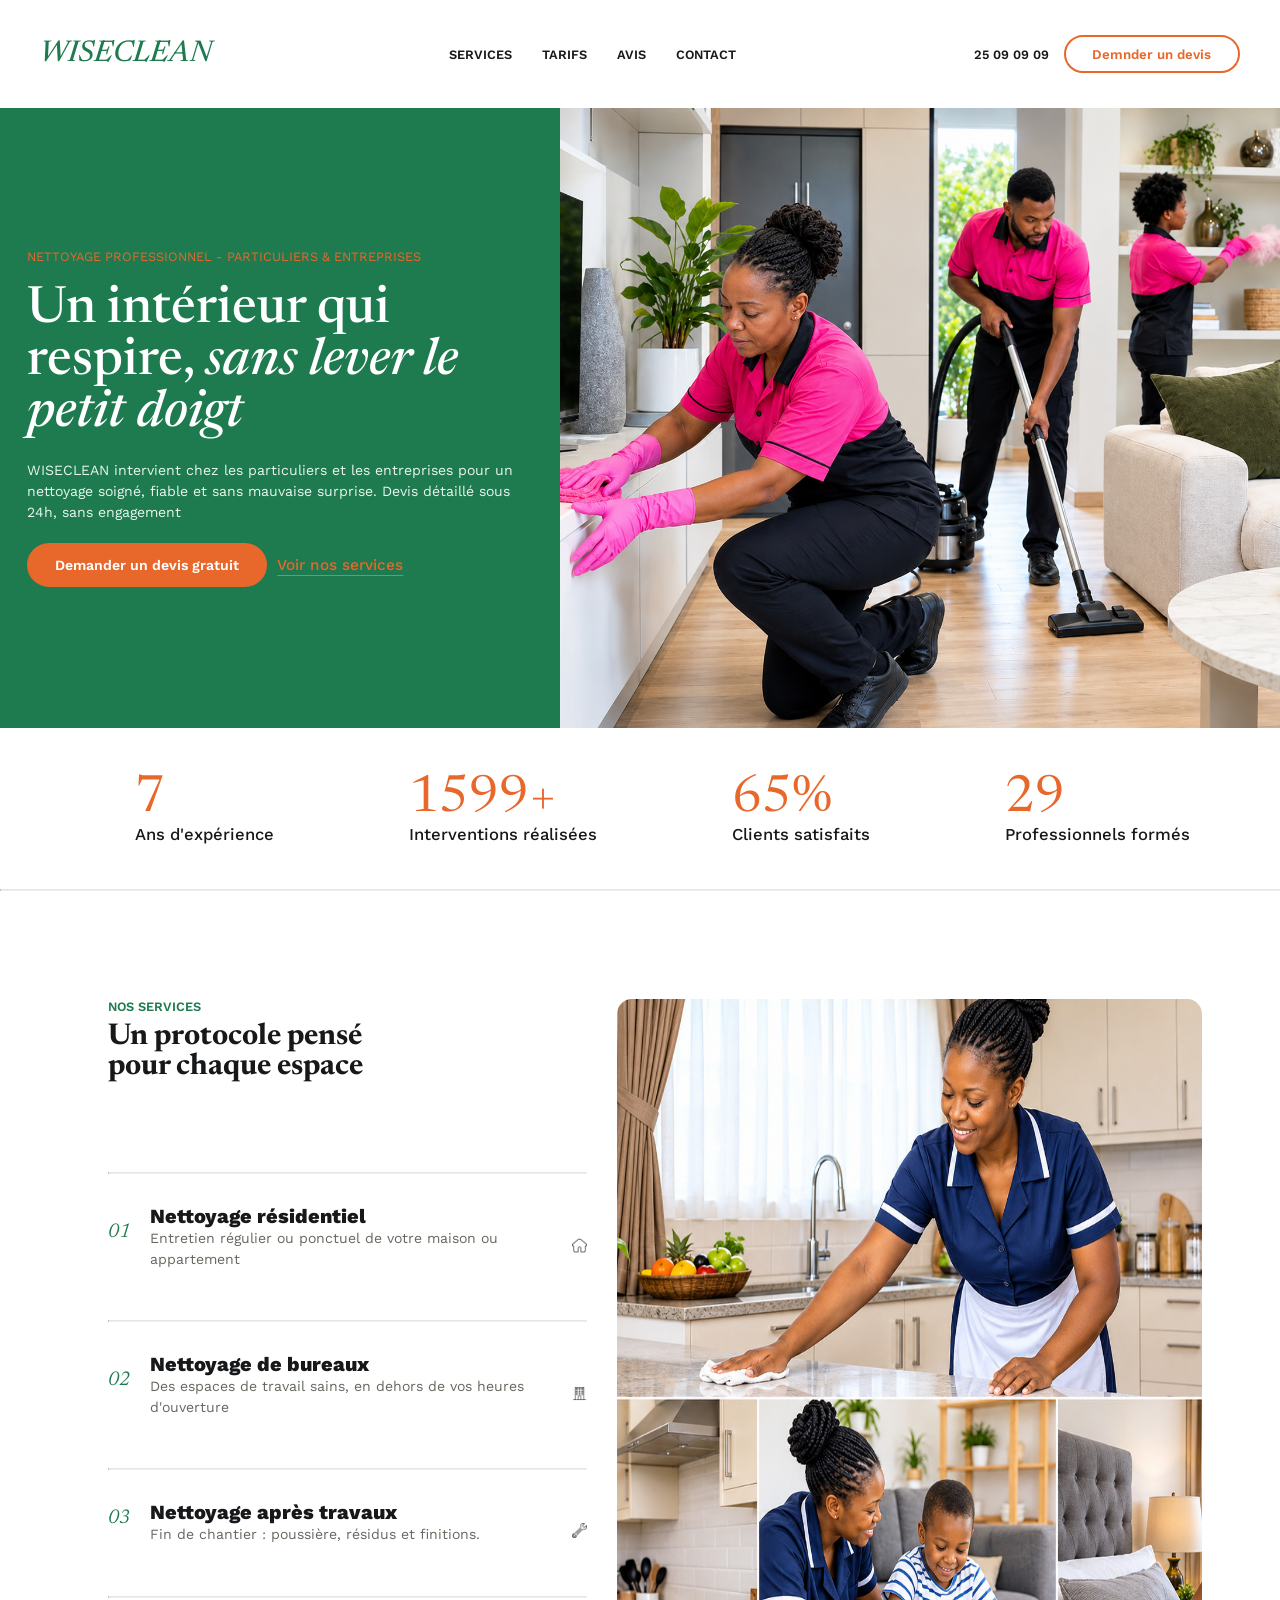
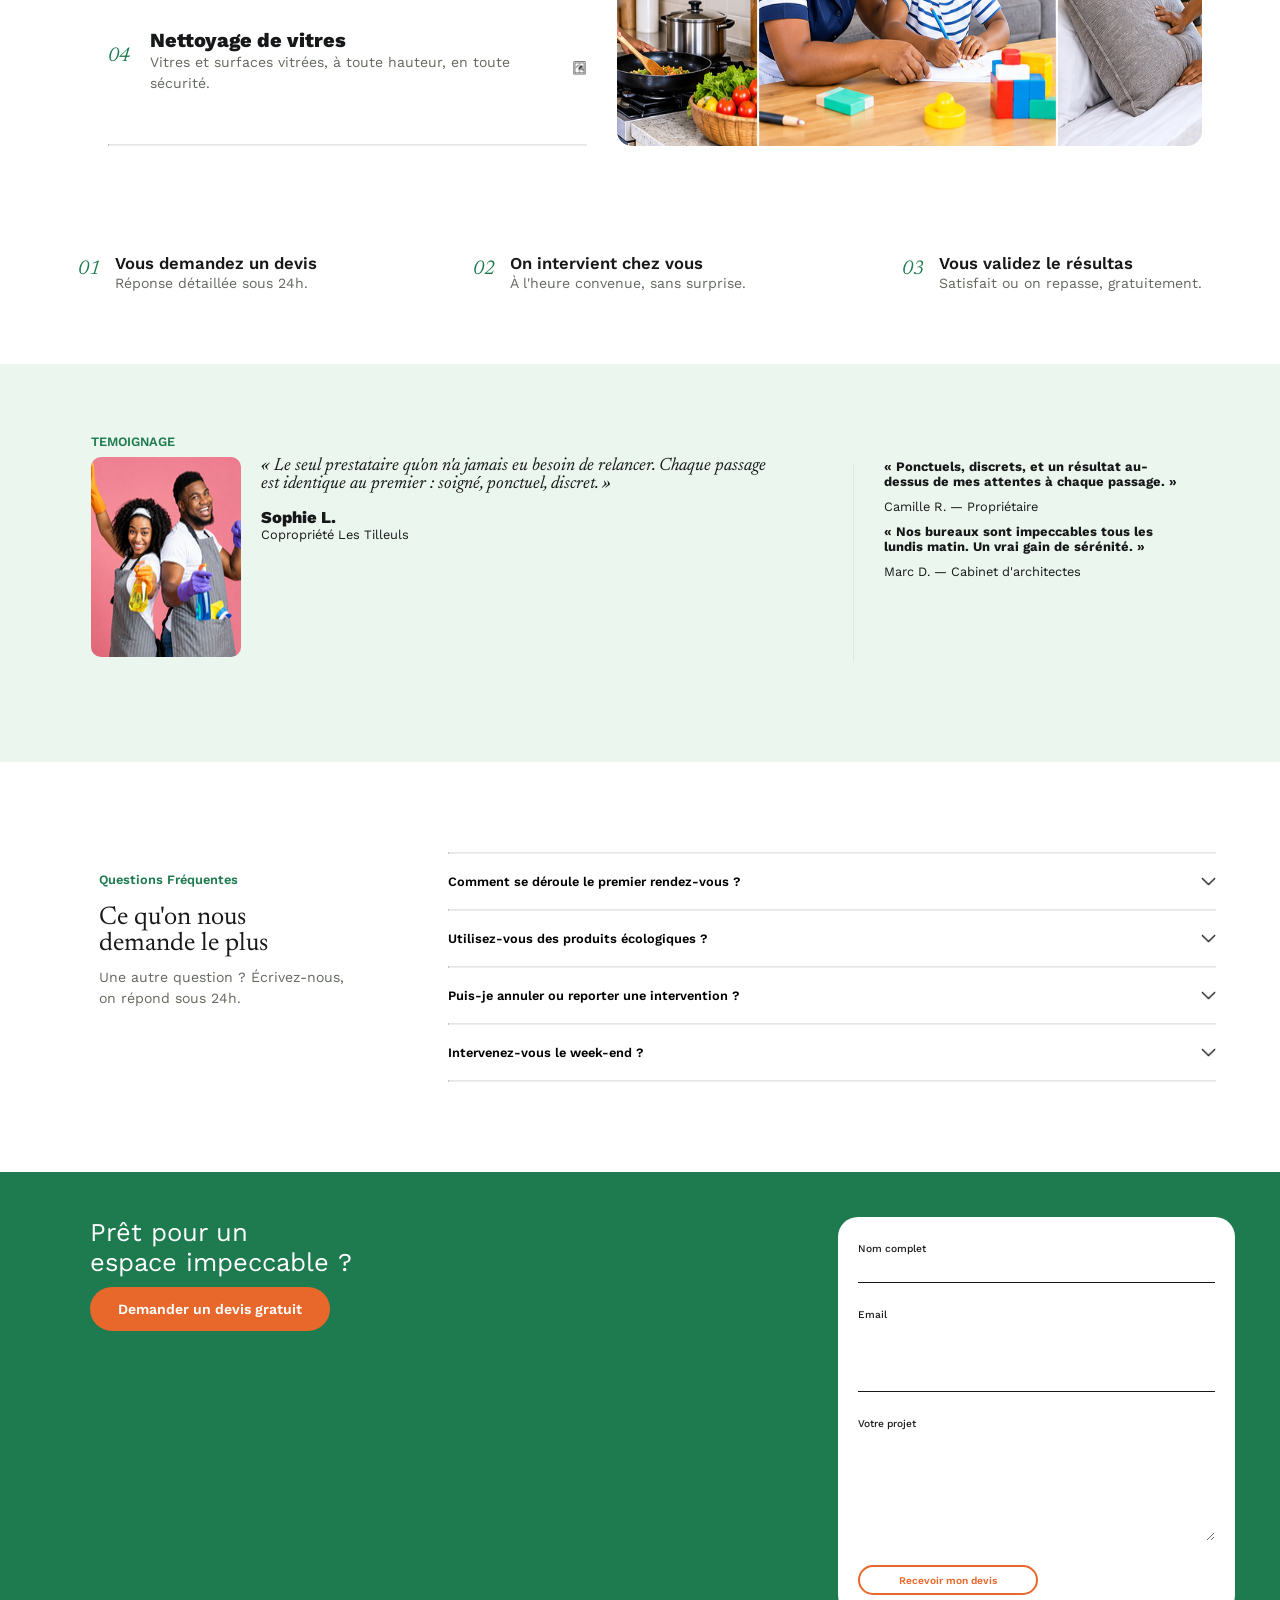
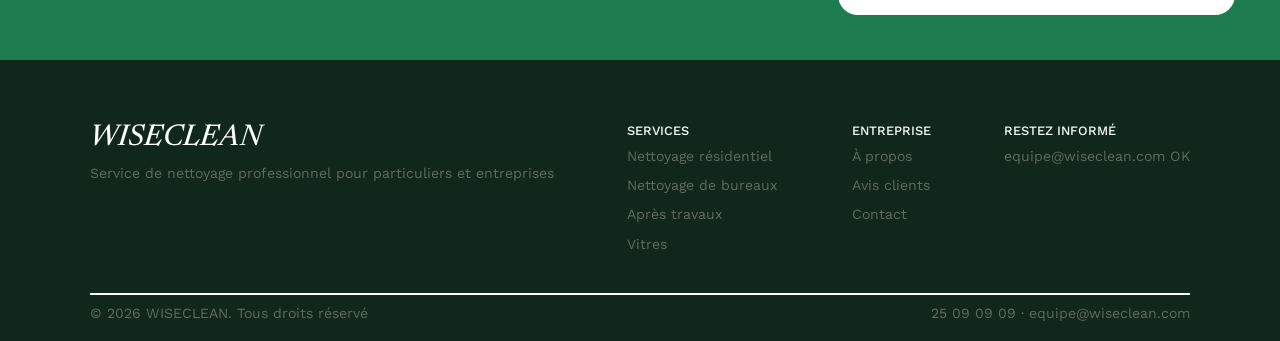
<file: index.html>
<!doctype html>
<html lang="fr">

<head>
  <meta charset="UTF-8">
  <meta name="viewport" content="width=device-width, initial-scale=1.0">
  <title>WISECLEAN — Service de nettoyage professionnel</title>
  <link rel="preconnect" href="https://fonts.googleapis.com">
  <link
    href="https://fonts.googleapis.com/css2?family=Newsreader:ital,wght@0,400;0,500;0,600;1,400;1,500&family=Work+Sans:wght@400;500;600&display=swap"
    rel="stylesheet">
  <link rel="stylesheet" href="style.css">
</head>

<body>


  <header class="site-header">

    <p class="logo_header"><a href="index.html">WISECLEAN</a></p>

    <div class="nav_link">

      <a href="#services">SERVICES</a>
      <a href="#">TARIFS</a>
      <a href="#temoignages">AVIS</a>
      <a href="contact.html">CONTACT</a>

    </div>


    <div class="header_ctn">

      <p>25 09 09 09</p>

      <button class="header_ctn_btn">Demnder un devis</button>

    </div>

    <button class="btn_menu" id="menu_toggle" aria-expanded="false" aria-label="Ouvrir le menu"><img
        src="images/menu.svg" alt=""></button>

  </header>


  <main>

    <section class="hero">

      <div class="hero_txt">
        <p class="hero_p">NETTOYAGE PROFESSIONNEL - PARTICULIERS & ENTREPRISES</p>
        <h1 class="hero_title">Un intérieur qui respire, <i>sans lever le petit doigt</i></h1>
        <p class="hero_description">WISECLEAN intervient chez les particuliers et les entreprises pour un nettoyage
        soigné, fiable et sans mauvaise surprise. Devis détaillé sous 24h, sans engagement</p>
        <div class="hero_nav">
          <button class="hero_btn">Demander un devis gratuit</button>
          <a class="hero_link" href="#">Voir nos services</a>
        </div>
      </div>

      <div>
        <img class="hero_img" src="images/2.jpg" alt="Image d'hommes et femmes fesant le menage dans une maison">
      </div>

    </section>

    <section class="stats" id="stats-section">

      <div class="stat">
        <span class="stat-number"><span class="stat-value" data-target="12">0</span></span>
        <span class="stat-label">Ans d'expérience</span>
      </div>

      <div class="stat">
        <span class="stat-number"><span class="stat-value" data-target="2400">0</span><span
            class="stat-suffix">+</span></span>
        <span class="stat-label">Interventions réalisées</span>
      </div>

      <div class="stat">
        <span class="stat-number"><span class="stat-value" data-target="98">0</span><span
            class="stat-suffix">%</span></span>
        <span class="stat-label">Clients satisfaits</span>
      </div>


      <div class="stat">
        <span class="stat-number"><span class="stat-value" data-target="45">0</span></span>
        <span class="stat-label">Professionnels formés</span>
      </div>

    </section>

    <hr>

    <section class="services" id="services">

      <div class="sevices_right">
        <p class="services_main_p">NOS SERVICES</p>
        <h3 class="services_main_title">Un protocole pensé <br> pour chaque espace</h3>

        <hr>

        <div class="service">
          <div class="service_right">
            <span class="service_number">01</span>
            <div>
              <p class="service_title">Nettoyage résidentiel</p>
              <p class="service_p">Entretien régulier ou ponctuel de votre maison ou appartement</p>
            </div>
          </div>
          <span class="service_icon"><img src="images/bouton-daccueil.png" alt="" height="30px"></span>
        </div>

        <hr>

        <div class="service">
          <div class="service_right">
            <span class="service_number">02</span>
            <div>
              <p class="service_title">Nettoyage de bureaux</p>
              <p class="service_p">Des espaces de travail sains, en dehors de vos heures d'ouverture</p>
            </div>
          </div>
          <span class="service_icon"><img src="images/imeuble.png" alt="" height="30px"></span>
        </div>

        <hr>

        <div class="service">
          <div class="service_right">
            <span class="service_number">03</span>
            <div>
              <p class="service_title">Nettoyage après travaux</p>
              <p class="service_p">Fin de chantier : poussière, résidus et finitions.</p>
            </div>
          </div>
          <span><img src="images/cle.png" alt=""></span>
        </div>

        <hr>

        <div class="service">
          <div class="service_right">
            <span class="service_number">04</span>
            <div>
              <p class="service_title">Nettoyage de vitres</p>
              <p class="service_p">Vitres et surfaces vitrées, à toute hauteur, en toute sécurité.</p>
            </div>
          </div>
          <span><img src="images/nettoyage-des-vitres.png" alt="" height="30px"></span>
        </div>

        <hr>

      </div>
      <img class="services_img" src="images/3.jpg" alt="">
    
    </section>

    <section class="process">

      <div class="proces">
        <span class="process_number">01</span>
        <div>
          <p class="process_title">Vous demandez un devis</p>
          <p class="process_p">Réponse détaillée sous 24h.</p>
        </div>
      </div>

      <div class="proces">
        <span class="process_number">02</span>
        <div>
          <p class="process_title">On intervient chez vous</p>
          <p class="process_p">À l'heure convenue, sans surprise.</p>
        </div>
      </div>

      <div class="proces">
        <span class="process_number">03</span>
        <div>
          <p class="process_title">Vous validez le résultas</p>
          <p class="process_p">Satisfait ou on repasse, gratuitement.</p>
        </div>
      </div>

    </section>


    <section class="testimonials" id="temoignages">

      <div>
        <p class="testimonials_title">TEMOIGNAGE</p>
        <div class="testimonials_content">
          <img class="testimonial_img" src="images/1.jpg" height="200px" width="150px" alt="">
          <div class="testimonial_p">
            <p class="testimonial">« Le seul prestataire qu'on n'a jamais eu besoin de relancer. Chaque passage est
              identique au premier : soigné, ponctuel, discret. »</p>
            <p class="testimonial_name">Sophie L.</p>
            <p class="testimonial_name_adress">Copropriété Les Tilleuls</p>
          </div>          
        </div>
      </div>

      <div class="dash"></div>

      <div class="other_testimonia">
        <h5>« Ponctuels, discrets, et un résultat au-dessus de mes attentes à chaque passage. »</h5>
        <p>Camille R. — Propriétaire</p>
        <h5>« Nos bureaux sont impeccables tous les lundis matin. Un vrai gain de sérénité. »</h5>
        <p>Marc D. — Cabinet d'architectes</p>
      </div>

    </section>

    <section class="faq">
      <div class="faq_left">
        <p class="faq_p">Questions Fréquentes</p>
        <p class="faq_title">Ce qu'on nous demande le plus</p>
        <p class="faq_description">Une autre question ? Écrivez-nous, on répond sous 24h.</p>
      </div>

      <div class="faq_right">
        <hr>
        <div class="faq_item">
          <button class="faq_question" aria-expanded="false">
            Comment se déroule le premier rendez-vous ?
            <img class="faq_chevron" src="images/chevron-en-bas.png" alt="">
          </button>
          <p class="faq_answer" hidden>Nous commençons par un échange téléphonique pour cerner vos besoins, puis nous établissons un devis sous 24h.</p>
        </div>
        <hr>
        <div class="faq_item">
          <button class="faq_question" aria-expanded="false">
            Utilisez-vous des produits écologiques ?
            <img class="faq_chevron" src="images/chevron-en-bas.png" alt="">
          </button>
          <p class="faq_answer" hidden>Oui, tous nos produits sont certifiés écologiques et sans danger pour les enfants et les animaux.</p>
        </div>
        <hr>
        <div class="faq_item">
          <button class="faq_question" aria-expanded="false">
            Puis-je annuler ou reporter une intervention ?
            <img class="faq_chevron" src="images/chevron-en-bas.png" alt="">
          </button>
          <p class="faq_answer" hidden>Oui, jusqu'à 48h avant l'intervention, sans frais.</p>
        </div>
        <hr>
        <div class="faq_item">
          <button class="faq_question" aria-expanded="false">
            Intervenez-vous le week-end ?
            <img class="faq_chevron" src="images/chevron-en-bas.png" alt="">
          </button>
          <p class="faq_answer" hidden>Nous intervenons le samedi de 9h à 13h. Le dimanche reste reservé au repos de nos équipes.</p>
        </div>
        <hr>
      </div>
    </section>

    <section class="cta" id="contact">

      <div class="cta_left">
        <p class="cta_p">Prêt pour un <br> espace impeccable ?</p>
        <button class="cta_btn">Demander un devis gratuit</button>
      </div>

      <div></div>

      <form id="quote-form" novalidate>
        <div>
          <label for="nom">Nom complet</label>
          <input type="text" name="nom" id="nom" required>
        </div>


        <div>
          <label for="email">Email</label>
          <input type="email" name="email" id="email" required>
        </div>

        <div>
          <label for="message">Votre projet</label>
          <textarea name="message" id="message"></textarea>
        </div>

        <button class="cta_form_btn" type="submit">Recevoir mon devis</button>
      </form>

      <div class="form_confirmation" hidden>
        <p>✅ Merci ! Votre demande a bien été envoyée. Nous vous répondons sous 24h.</p>
      </div>

    </section>

  </main>

  <footer class="site-footer">
    <div class="footer_top">

      <div class="footer_ 1">
        <p class="title_1_footer">WISECLEAN</p>
        <p class="p_footer">Service de nettoyage professionnel pour particuliers et entreprises</p>
      </div>

      <div class="footer_2">
        <p class="title_footer">SERVICES</p>
        <p class="p_footer">Nettoyage résidentiel</p>
        <p class="p_footer">Nettoyage de bureaux</p>
        <p class="p_footer">Après travaux</p>
        <p class="p_footer">Vitres</p>
      </div>

      <div class="footer_3">
        <p class="title_footer">ENTREPRISE</p>
        <p class="p_footer">À propos</p>
        <p class="p_footer">Avis clients</p>
        <p class="p_footer">Contact</p>
      </div>

      <div class="footer_4">
        <p class="title_footer">RESTEZ INFORMÉ</p>
        <p class="p_footer">equipe@wiseclean.com <span>OK</span></p>
      </div>

    </div>

    <hr class="footer_hr">

    <div class="bottom_footer">
      <p class="p_footer">© 2026 WISECLEAN. Tous droits réservé</p>
      <p class="p_footer">25 09 09 09 · equipe@wiseclean.com</p>
    </div>

  </footer>

  <script src="script.js"></script>
</body>

</html>
</file>
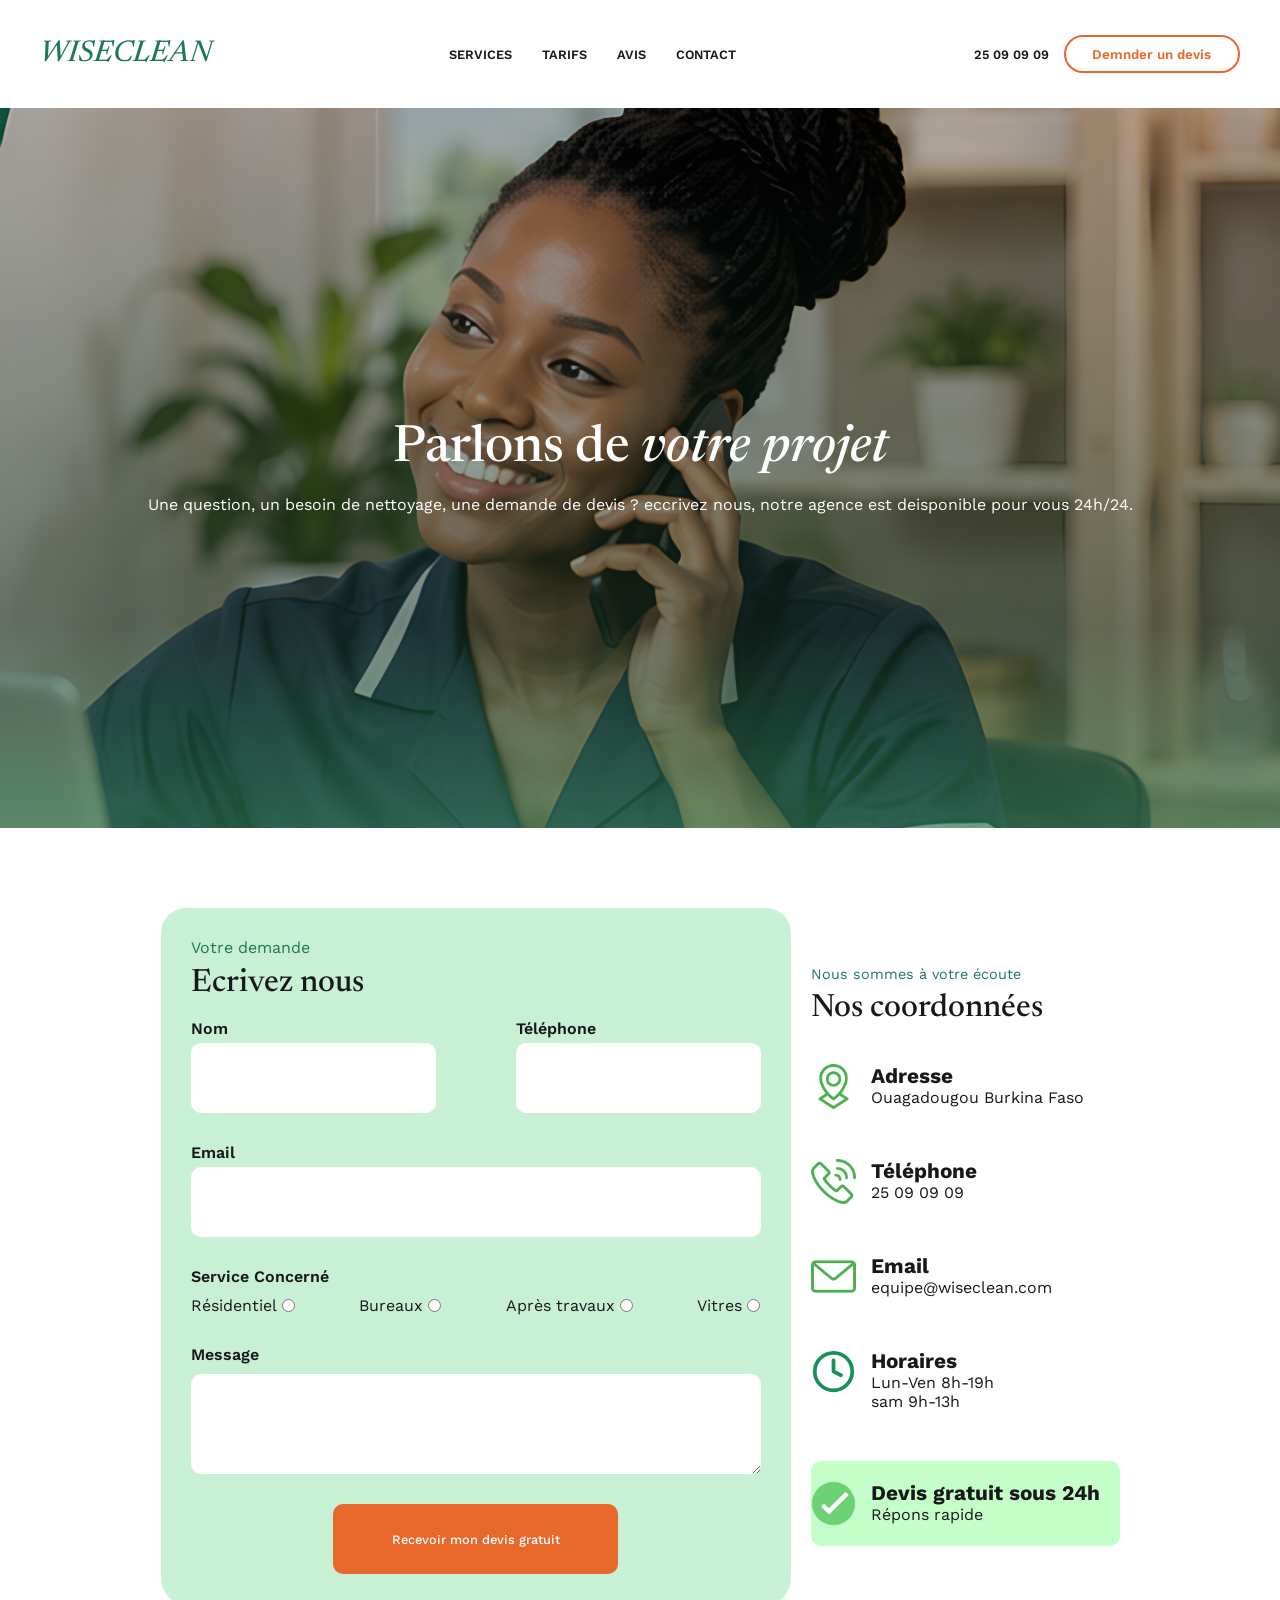
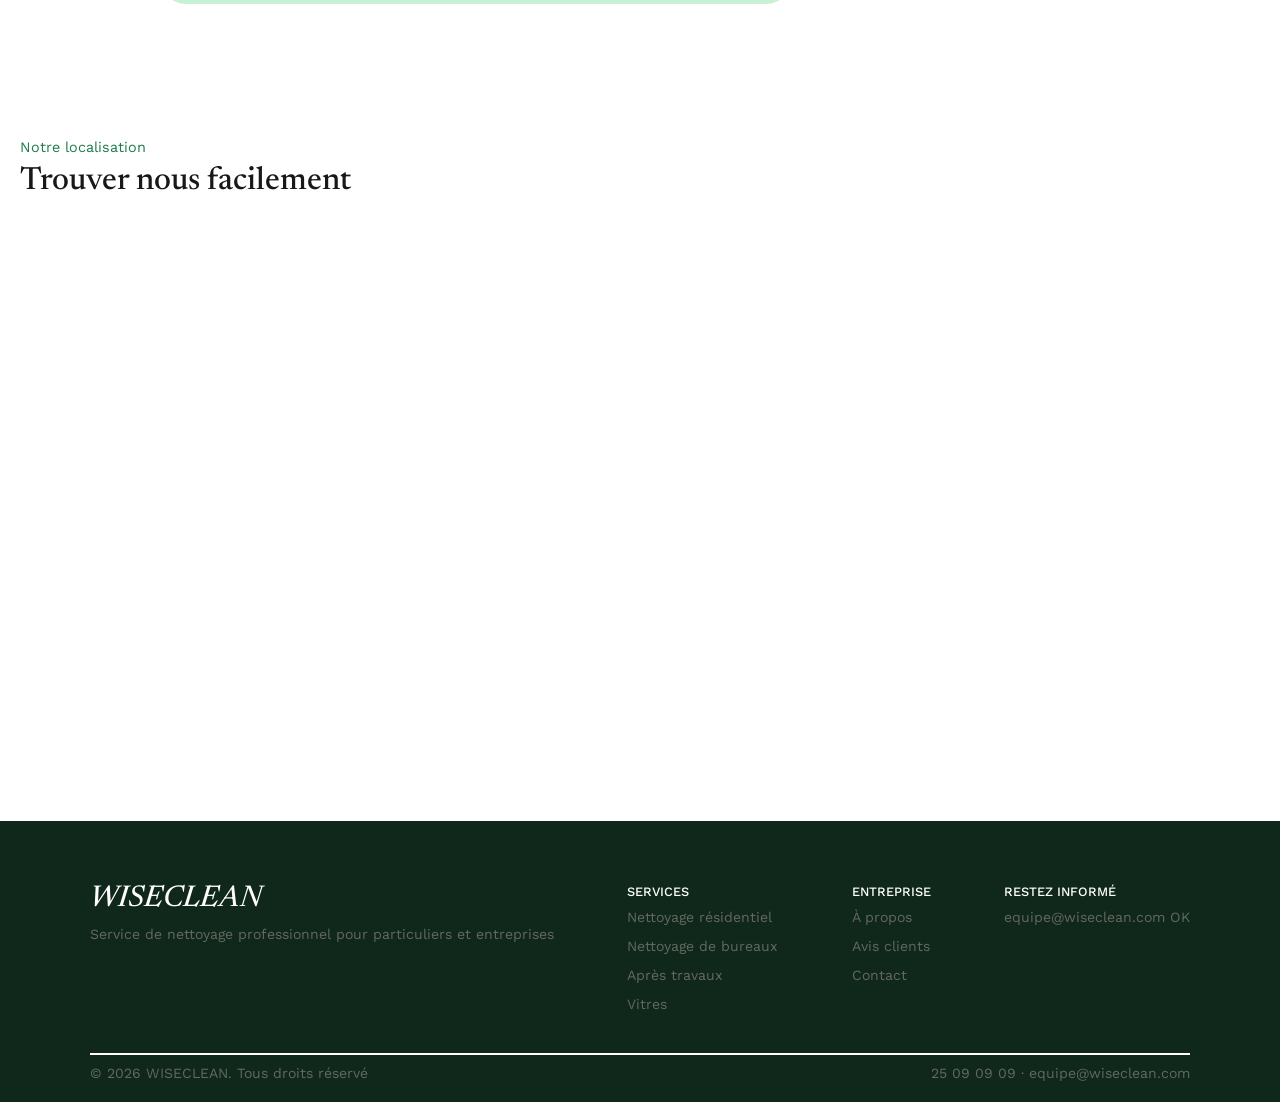
<file: contact.html>
<!doctype html>
<html lang="fr">
  <head>
    <meta charset="UTF-8" />
    <meta name="viewport" content="width=device-width, initial-scale=1.0" />
    <title>WISECLEAN — Service de nettoyage professionnel</title>
    <link rel="preconnect" href="https://fonts.googleapis.com" />
    <link
      href="https://fonts.googleapis.com/css2?family=Newsreader:ital,wght@0,400;0,500;0,600;1,400;1,500&family=Work+Sans:wght@400;500;600&display=swap"
      rel="stylesheet"
    />
    <link rel="stylesheet" href="style.css" />
  </head>

  <body>
    <header class="site-header">
      <p class="logo_header"><a href="index.html">WISECLEAN</a></p>

      <div class="nav_link">
        <a href="#services">SERVICES</a>
        <a href="#">TARIFS</a>
        <a href="#temoignages">AVIS</a>
        <a href="#contact">CONTACT</a>
      </div>

      <div class="header_ctn">
        <p>25 09 09 09</p>

        <button class="header_ctn_btn">Demnder un devis</button>
      </div>

      <button
        class="btn_menu"
        id="menu_toggle"
        aria-expanded="false"
        aria-label="Ouvrir le menu"
      >
        <img src="images/menu.svg" alt="" />
      </button>
    </header>

    <main>
      <section class="hero_ctn">
        <div class="hero_ctn_degrade">
          <div class="hero_ctn_degrade_1">
            <h1 class="hero_ctn_title">Parlons de <i>votre projet</i></h1>

            <p class="hero_ctn_p">
              Une question, un besoin de nettoyage, une demande de devis ?
              eccrivez nous, notre agence est deisponible pour vous 24h/24.
            </p>
          </div>
        </div>
      </section>
      <section class="formulaire_et_info">
        <div class="contact_form">
          <p>Votre demande</p>

          <h2>Ecrivez nous</h2>

          <form action="" class="formulaire_ctn">
          <div class="nom_telephone">

            <div class="form_group">
              <label for="name">Nom</label>
              <input type="text" id="name" name="name" required />
            </div>

            <div class="form_group">
              <label for="telephone">Téléphone</label>
              <input type="tel" id="telephone" name="telephone" required />
            </div>

            </div>

            <div class="form_group">
              <label for="email">Email</label>
              <input type="email" id="email" name="email" required />
            </div>

            <div class="radio">
              <p>Service Concerné</p>

              <div class="form_group_radio">
                <div>
                  <label for="service-residentiel">Résidentiel</label>
                  <input type="radio" id="service-residentiel" name="service" value="residentiel" required />
                </div>

                <div>
                  <label for="service-bureaux">Bureaux</label>
                  <input type="radio" id="service-bureaux" name="service" value="bureaux" required />
                </div>

                <div>
                  <label for="service-apres-travaux">Après travaux</label>
                  <input type="radio" id="service-apres-travaux" name="service" value="apres-travaux" required />
                </div>
              
                <div>
                  <label for="service-vitres">Vitres</label>
                  <input type="radio" id="service-vitres" name="service" value="vitres" required />
                </div>
              
              </div>
            </div>
            <div class="form_group">
              <label for="message">Message</label>
              <textarea id="message" name="message" required></textarea>
            </div>

            <button type="submit">Recevoir mon devis gratuit</button>
          </form>
        </div>

        <div class="info">
          <div>
            <p>Nous sommes à votre écoute</p>
            <h2>Nos coordonnées</h2>            
          </div>

          <div class="contact_info">
            <div class="contact_info_ctn">
              <img src="images/emplacement.png" alt="" height="45px" />
              <div>
              <h3>Adresse</h3>
              <p>Ouagadougou Burkina Faso</p>
              </div>
            </div>

            <div class="contact_info_ctn">
              <img src="images/telephoner.png" alt="" height="45px" />
              <div>
              <h3>Téléphone</h3>
              <p>25 09 09 09</p>                
              </div>
            </div>

            <div class="contact_info_ctn">
              <img src="images/e-mail.png" alt="" height="45px" />
              <div>
              <h3>Email</h3>
              <p>equipe@wiseclean.com</p>                
              </div>
            </div>

            <div class="contact_info_ctn">
              <img src="images/clock.svg" alt="" height="45px" />
              <div>
              <h3 class="horaires">Horaires</h3>
              <p>Lun-Ven 8h-19h</p>
              <p>sam 9h-13h</p>                
              </div>
            </div>
            

            <div class="contact_info_ctn succes">
              <img src="images/succes.png" alt="" height="45px" />
              <div>
              <h3>Devis gratuit sous 24h</h3>
              <p>Répons rapide</p>                
              </div>
            </div>
          </div>
        </div>
      </section>

      <section class="localisation">
        <p>Notre localisation</p>

        <h1>Trouver nous facilement</h1>

        <iframe src="https://www.google.com/maps/embed?pb=!1m18!1m12!1m3!1d124715.67320138957!2d-1.6192455753469917!3d12.358479661644287!2m3!1f0!2f0!3f0!3m2!1i1024!2i768!4f13.1!3m3!1m2!1s0xe2e95ecceaa44cd%3A0x799f67799c743b8b!2sOuagadougou!5e0!3m2!1sfr!2sbf!4v1790669629063!5m2!1sfr!2sbf" width="100%" height="600px" style="border:0; padding: 20px;" allowfullscreen="" loading="lazy" referrerpolicy="strict-origin-when-cross-origin"></iframe>
      </section>
    </main>

    <footer class="site-footer">
      <div class="footer_top">
        <div class="footer_ 1">
          <p class="title_1_footer">WISECLEAN</p>
          <p class="p_footer">
            Service de nettoyage professionnel pour particuliers et entreprises
          </p>
        </div>

        <div class="footer_2">
          <p class="title_footer">SERVICES</p>
          <p class="p_footer">Nettoyage résidentiel</p>
          <p class="p_footer">Nettoyage de bureaux</p>
          <p class="p_footer">Après travaux</p>
          <p class="p_footer">Vitres</p>
        </div>

        <div class="footer_3">
          <p class="title_footer">ENTREPRISE</p>
          <p class="p_footer">À propos</p>
          <p class="p_footer">Avis clients</p>
          <p class="p_footer">Contact</p>
        </div>

        <div class="footer_4">
          <p class="title_footer">RESTEZ INFORMÉ</p>
          <p class="p_footer">equipe@wiseclean.com <span>OK</span></p>
        </div>
      </div>

      <hr class="footer_hr" />

      <div class="bottom_footer">
        <p class="p_footer">© 2026 WISECLEAN. Tous droits réservé</p>
        <p class="p_footer">25 09 09 09 · equipe@wiseclean.com</p>
      </div>
    </footer>
    <script src="script.js"></script>
  </body>
</html>
</file>
<file: style.css>
:root {
  --color-paper: #FFFFFF;
  --color-paper-alt: #EAF6EE;
  --color-ink: #17181A;
  --color-ink-soft: #63695F;
  --color-green: #1E7A4F;
  --color-orange: #E8672B;
  --color-hairline: #E3E7E1;
  --color-footer: #10281B;

  --font-display: "Newsreader", Georgia, serif;
  --font-body: "Work Sans", ui-sans-serif, system-ui, sans-serif;
}

/* ---------- Reset minimal ---------- */
* {
  box-sizing: border-box;
  padding: 0;
  margin: 0;
}

body {
  padding: 0;
  margin: 0;
  font-family: var(--font-body);
  color: var(--color-ink);
  background: var(--color-paper);
}

h1, h2 { font-family: var(--font-display); font-weight: 500; margin: 0; }

button {
  font-family: inherit;
  cursor: pointer;
}

a{
  font-family: var(--font-body);
  text-decoration: none;
  color: var(--color-ink);
}

hr{
  border-top: 1px solid var(--color-hairline);
}


.site-header{
  width: 100%;
  height: 12vh;
  padding-inline: 40px;
  padding-block: 10px;
  display: flex;
  justify-content: space-between;
  align-items: center;
}

.logo_header > a, .title_1_footer{
  font-size: clamp(20px, 3vw, 30px);
  font-weight: 500;
  font-style: italic;
  color: var(--color-green);
  font-family: var(--font-display);
}

.nav_link{
  display: flex;
  column-gap: 30px;
}

.nav_link > a{
  font-size: 1vw;
  font-weight: 600;
}

.nav_link :hover{
  color: var(--color-orange);
}

.nav_link :focus{

  color: var(--color-orange);
  text-decoration: underline;
  text-underline-offset: 10px;

}

.header_ctn{
  column-gap: 15px;
  display: flex;
  align-items: center;
}

.header_ctn > p{
  font-size: 1vw;
  font-weight: 600;
}

.header_ctn_btn, .cta_form_btn{
  font-weight: 600;
  color: var(--color-orange);
  background-color: var(--color-paper);
  padding-inline: 2em;
  padding-block: .7em;
  border-radius: 20px;
  border: solid 2px var(--color-orange);
}

.header_ctn_btn:hover{
  color: var(--color-paper);
  background-color: var(--color-orange);
}

.btn_menu{
  display: none;
}

.hero{
  width: 100%;
  display: grid;
  grid-template-columns: minmax(0, 1.05fr) minmax(0, 1.35fr);
  align-items: stretch;
  min-height: 620px;
  overflow: hidden;
}

.hero_txt{
  max-width: 100%;
  color: var(--color-paper);
  background-color: var(--color-green);
  display: flex;
  flex-direction: column;
  justify-content: center;
  padding-inline:3vh;
}

.hero_p{
  padding-bottom: 20px;
  color: var(--color-orange);
  font-size: clamp(8px, 1vw, 20px);
}

.hero_title, .hero_ctn_title{
  padding-bottom: 20px;
  font-family: var(--font-display);
  font-size: clamp(30px, 4vw, 70px);
}


.hero_description, .service_p, .process_p, .faq_description, .faq_answer, .p_footer{
  line-height: 1.5em;
  color: var(--color-ink-soft);
  padding-bottom: 20px;
  font-size: clamp(12px, 1.1vw, 15px);
}

.hero_description{
  color: var(--color-paper-alt);
}


.hero_nav{
  display: flex;
  align-items: center;
  gap: 10px;
}

.hero_btn, .cta_left > button{
  font-size: clamp(10px, 1.1vw, 15px);
  font-weight: 600;
  color: var(--color-paper);
  background-color: var(--color-orange);
  padding: 1em 2em;
  border-radius: 60px;
  border: none;
}

.hero_link{
  flex-wrap: wrap;
  font-weight: 500;
  color: var(--color-orange);
  text-decoration: underline;
  text-underline-offset: 5px;
  font-size: clamp(10px, 1.2vw, 60px);
}

.hero_img{
  display: block;
  width: 100%;
  height: 100%;
  max-width: 100%;
  min-height: 100%;
  object-fit: cover;
}

.stats{
  display: flex;
  column-gap: 15vh;
  margin-block: 5vh;
  margin-left: 15vh;
}

.stat{
  display: flex;
  flex-direction: column; 
}

.stat-value , .stat-suffix{
  font-family: var(--font-display);
  color: var(--color-orange);
  font-size: clamp(10px, 4vw, 60px);
}

.stat-label{
  font-weight: 500;
  font-size: clamp(10px, 1.3vw, 30px);
}

.services{
  max-width: 100%;
  margin: 12vh;
  display: grid;
  grid-template-columns: 45% 55%;
  gap: 30px;
}

.services_main_p, .testimonials_title, .faq_p, .title_footer{
  font-size: clamp(11px, 1vw, 30px);
  font-weight: 600;
  margin-bottom: 8px;
  color: var(--color-green);
}

.services_main_title, .faq_title{
  font-family: var(--font-display);
  font-size: clamp(30px, 2.8vw, 30px);
  margin-top: 0;
  margin-bottom: 10vh;
}

.services_right{
  min-width: 100%;
}

.service{
  display: flex;
  align-items: center;
  justify-content: space-between;
  gap: 10px;
}

.service_right{
  padding-block: 30px;
  display: flex;
  align-items: center;
  column-gap: 20px;
  height: 100%;
}

.service_number , .process_number{
  font-family: var(--font-display);
  color: var(--color-green);
  font-style: italic;
  margin-bottom: 30px;
  font-size: clamp(20px, 1.5vw, 30px);
}

.faq_right > p > img, .service > span > img{
  height: 15px;
}

.service_title{
  font-weight: 800;
  font-size: clamp(20px, 1.1vw, 30px);
}

.services_img{
  max-width: 100%;
  height: 100%;
  border-radius: 15px;
}

.process{
  display: flex;
  justify-content: space-around;
}

.proces{
  display: flex;
  align-items: center;
  column-gap: 15px;
}

.process_title{
  font-size: clamp(15px, 1.3vw, 30px);
  font-weight: 600;

}

.testimonials{
  width: 100%;
  margin-top: 50px;
  background-color: var(--color-paper-alt);
  display: grid;
  padding-block: 70px;
  padding-inline: 30px;
  justify-content: center;
  grid-template-columns: 60% auto 25%;
}

.testimonial_img{
  border-radius: 10px;
}

.testimonials_content{
  column-gap: 20px;
  display: flex;
  padding-right:6vh;
}

.testimonial{
  font-family: var(--font-display);
  font-size: clamp(17px, 1.4vw, 30px);
  font-style: italic;
  margin-bottom: 15px;
}

.testimonial_name{
  font-family: var(--font-body);
  font-style: normal;
  font-size: clamp(10px, 1.3vw, 30px);
  font-weight: 800;
}

.testimonial_name_adress{
  font-family: var(--font-body);
  font-style: normal;
  font-size: clamp(10px, 1vw, 30px);
  
}

.dash{
  height: 22vh;
  margin: 30px;
  border-right: var(--color-hairline) solid 1px ;
}

.other_testimonia{
  padding-top: 25px;
}

.other_testimonia > h5{
  font-size: clamp(13px, 1vw, 30px);
}

.other_testimonia > p{
  margin-block: 10px;
  font-size: clamp(12px, 1vw, 30px);

}

.faq{
  display: grid;
  grid-template-columns: 35% 60%;
  padding-block: 10vh;
}


.faq_left{
  display: flex;
  flex-direction: column;
  row-gap: 10px;
  padding-inline: 11vh;
  margin-top: 20px;
}

.faq_title, .cta_left > p{
  margin: 0;
  padding-right: 20px;
  font-size: clamp(20px, 2vw, 40px);
}

.faq_question {
  font-size: clamp(10px, 1vw, 20px);
  font-weight: 600;
  width: 100%;
  background: none;
  border: none;
  display: flex;
  align-items: center;
  justify-content: space-between;
  padding-block: 20px;

}

.faq_question:hover {
  color: var(--color-orange);
}


.faq_chevron {
  transition: transform 0.3s ease;
  height: 15px;
}

.cta{
  background-color: var(--color-green);
  display: grid;
  grid-template-columns: 1fr 1fr 1fr;
  width: 100%;
  padding-inline: 5vh;
  padding-block: 5vh;
}


.cta_left > p{
  color: var(--color-paper);
  margin-inline: 5vh;

}

.cta_left > button{
  margin-top: 10px;
  margin-inline: 5vh;

}

#quote-form{
  display: flex;
  max-width: 60vh;
  flex-direction: column;
  gap: 20px;
  background-color: var(--color-paper);
  padding: 20px;
  border-radius: 20px;
}

#quote-form > div > input, textarea{
  border: none;
  border-bottom: solid var(--color-ink) 1px;
  width: 100%;
}

.cta_form_btn{
  width: 20vh;
  font-size: .8vw;
  padding-inline: 10px;
}

#quote-form > div > label{
  font-size: .8vw;
  font-weight: 500;
}

#nom{
  height: 3vh;
}

#email{
  height: 4vh;
}

#message{
  height: 6vh;
}

.erreur {
  color: red;
  font-size: 0.6rem;
}

.form_confirmation {
  background-color: var(--color-paper);
  border-radius: 20px;
  padding: 40px;
  text-align: center;
  color: var(--color-green);
  font-weight: 600;
  font-size: 1rem;
  line-height: 1.6;
}


.site-footer{
  background-color: var(--color-footer);
  color: var(--color-paper);
  width: 100%;
  padding-inline: 10vh;
  padding-block-start: 7vh;
  padding-block-end: 1vh;
}

.footer_top{
  display: flex;
  justify-content: space-between;
}

.title_1_footer{
  color: var(--color-paper);
  margin-bottom: 10px;
}

.title_footer{
  color: var(--color-paper);
  font-weight: 500;
}

.p_footer{
  margin-block: 8px;
  padding: 0;
}

.bottom_footer{
  display: flex;
  justify-content: space-between;
}

.footer_hr{
  margin-top: 30px;
  border: 1px solid;
}

/* ------------------------------style css page de contact--------------------------------------- */

.hero_ctn{
  height: 80vh;
  width: 100%;
  background-image: url("/images/femme_telephone_wiseclean.png");
  background-size: cover;
  background-position: center;
  position: relative;
}

.hero_ctn_degrade{
  height: 100%;
  width: 100%;
  background-color: rgba(0, 0, 0, 0.24);
}

.hero_ctn_degrade_1{
  width: 100%;
  height: 100%;
  color: var(--color-paper);
  background-image: linear-gradient( rgba(57, 142, 97, 0) 0%, rgba(26, 65, 44, 0.445) 72%,rgba(57, 142, 97, 0.589));
  z-index: 2;
  display: flex;
  flex-direction: column;
  justify-content: center;
  align-items: center;
}

.hero_ctn_degrade_1>p{
  margin-top: 0;
  padding-inline: 20px;
  font-size: clamp(16px, 1.1vw, 15px);
  text-align: center;
}

.formulaire_et_info{
  margin-top: 80px;
  margin-inline: 20px;
  display: flex;
  column-gap: 20px;
  justify-content: center;
  align-items: center;
}

.contact_form{
  background-color: #C7F0D5;
  padding: 30px;
  border-radius: 25px;
}

.contact_form > p{
  color: var(--color-green);
}

.contact_form > h2, .info > div > h2, .localisation > h1{
  font-size: clamp(20px, 2.5vw, 70px);
  padding-top: 10px;
  padding-bottom: 20px;
}

.formulaire_ctn{
  display: flex;
  flex-direction: column;
  row-gap: 30px;
}

.form_group{
  display: flex;
  flex-direction: column;
}

.nom_telephone{
  display: flex;
  column-gap: 80px;
}

.form_group > input{
  border-radius: 10px;
  margin-top: 5px;
  border: none;
  font-size: 1.3vw;
}

.nom_telephone > .form_group > input{
  height: 70px;
  width: 245px;
  padding-left: 10px;
}

#email{
  height: 70px;
  padding-left: 10px;
}

.form_group > label, .radio > p{
  font-weight: 600;
}

.form_group_radio{
  display: flex;
  align-items: center;
  justify-content: space-between;
  margin-top: 10px;
}

.form_group_radio > div{
  align-items: center;
  display: flex;
  align-items: center;
  column-gap: 5px;
}

#message{
  height: 100px;
  margin-top: 10px;
  border-radius: 10px;
  padding-top: 10px;
  padding-left: 10px;
  font-size: 1.1vw;
  border: none;
}

.formulaire_ctn > button{
  height: 70px;
  width: 285px;
  border: none;
  color: var(--color-paper);
  background-color: var(--color-orange);
  font-weight: 500;
  font-size: 1vw;
  border-radius: 10px;
  margin: auto;
}

.info{
  display: flex;
  flex-direction: column;
  row-gap: 20px;
}

.info > div > p, .localisation > p{
  color: var(--color-green);
  font-size: .9rem;
}

.contact_info{
  display: flex;
  flex-direction: column;
  row-gap: 50px;

}

.contact_info_ctn{
  display: flex;
  column-gap: 15px;
}

.contact_info_ctn > div > h3, .horaires{
  font-size: 1.3rem;
}

.succes{
  background-color: rgb(196, 255, 201);
  padding:  20px 20px 20px 0px;
  border-radius: 10px;
}

.localisation{
  margin-top: 15vh;
}

.localisation > p, .localisation > h1{
  margin-left: 20px;
}


@media (max-width: 900px) {
  .nav_link{
    display: none;
  }

  .header_ctn{
    position: relative;
    
  }

  .btn_menu{
    display: block;
    background-color: var(--color-paper);
    border: none;
    position: absolute;
    right: 10px;
  }

  .nav_link.nav_open{
    display: flex;
    flex-direction: column;
    position: absolute;
    top: 12vh;
    left: 0;
    width: 100%;
    background-color: var(--color-paper);
    padding: 20px 40px;
    gap: 16px;
    border-bottom: 1px solid var(--color-hairline);
    z-index: 100;
  }

  .header_ctn.nav_open{
    display: flex;
  }

  .nav_link.nav_open :hover{
  color: var(--color-orange);
 }

.nav_link.nav_open :focus{

  color: var(--color-orange);
  text-decoration: underline;
  text-underline-offset: 10px;

}

  .nav_link > a{
  font-size: 1.6vw;
  font-weight: 600;
}

  .hero{
    width: 100%;
    display: flex;
    flex-direction: column;
    border-radius: 10px;
  }

  .hero_txt{
    height: auto;
    height: 80vh;
    padding-inline-start: 60px;
    padding-block: 0px;
  }

  .hero_p{
  font-size: clamp(2vh, 1vw, 30px);
  }

  .hero_title{
  font-size: clamp(10vh, 7vw, 30px);
  }

  .hero_description{
  font-size: clamp(2.5vh, 1.5vw, 30px);
  }

  .hero_btn{
  font-size: clamp(2vh, 1vw, 30px);
  }
  .hero_link{
  font-size: clamp(2vh, 1vw, 30px);
  }

  .hero_img{
    width: 100%;
    border-radius: 10px;
    height: 90vh;
  }

  .services{
    display: flex;
    flex-direction: column;
  }

  main{
    width: 100%;
  }

  .formulaire_et_info{
    flex-direction: column;
    justify-content: flex-start;
    align-items: flex-start;
    row-gap: 20px;
  }

  .nom_telephone{
    flex-direction: column;
    row-gap: 30px;
  }

  .nom_telephone > .form_group > input{
    height: 70px;
    width: 100%;
    padding-left: 10px;
  }

  .form_group_radio{
    flex-direction: column;
    align-items: flex-start;
    row-gap: 10px;
  }

}
</file>
